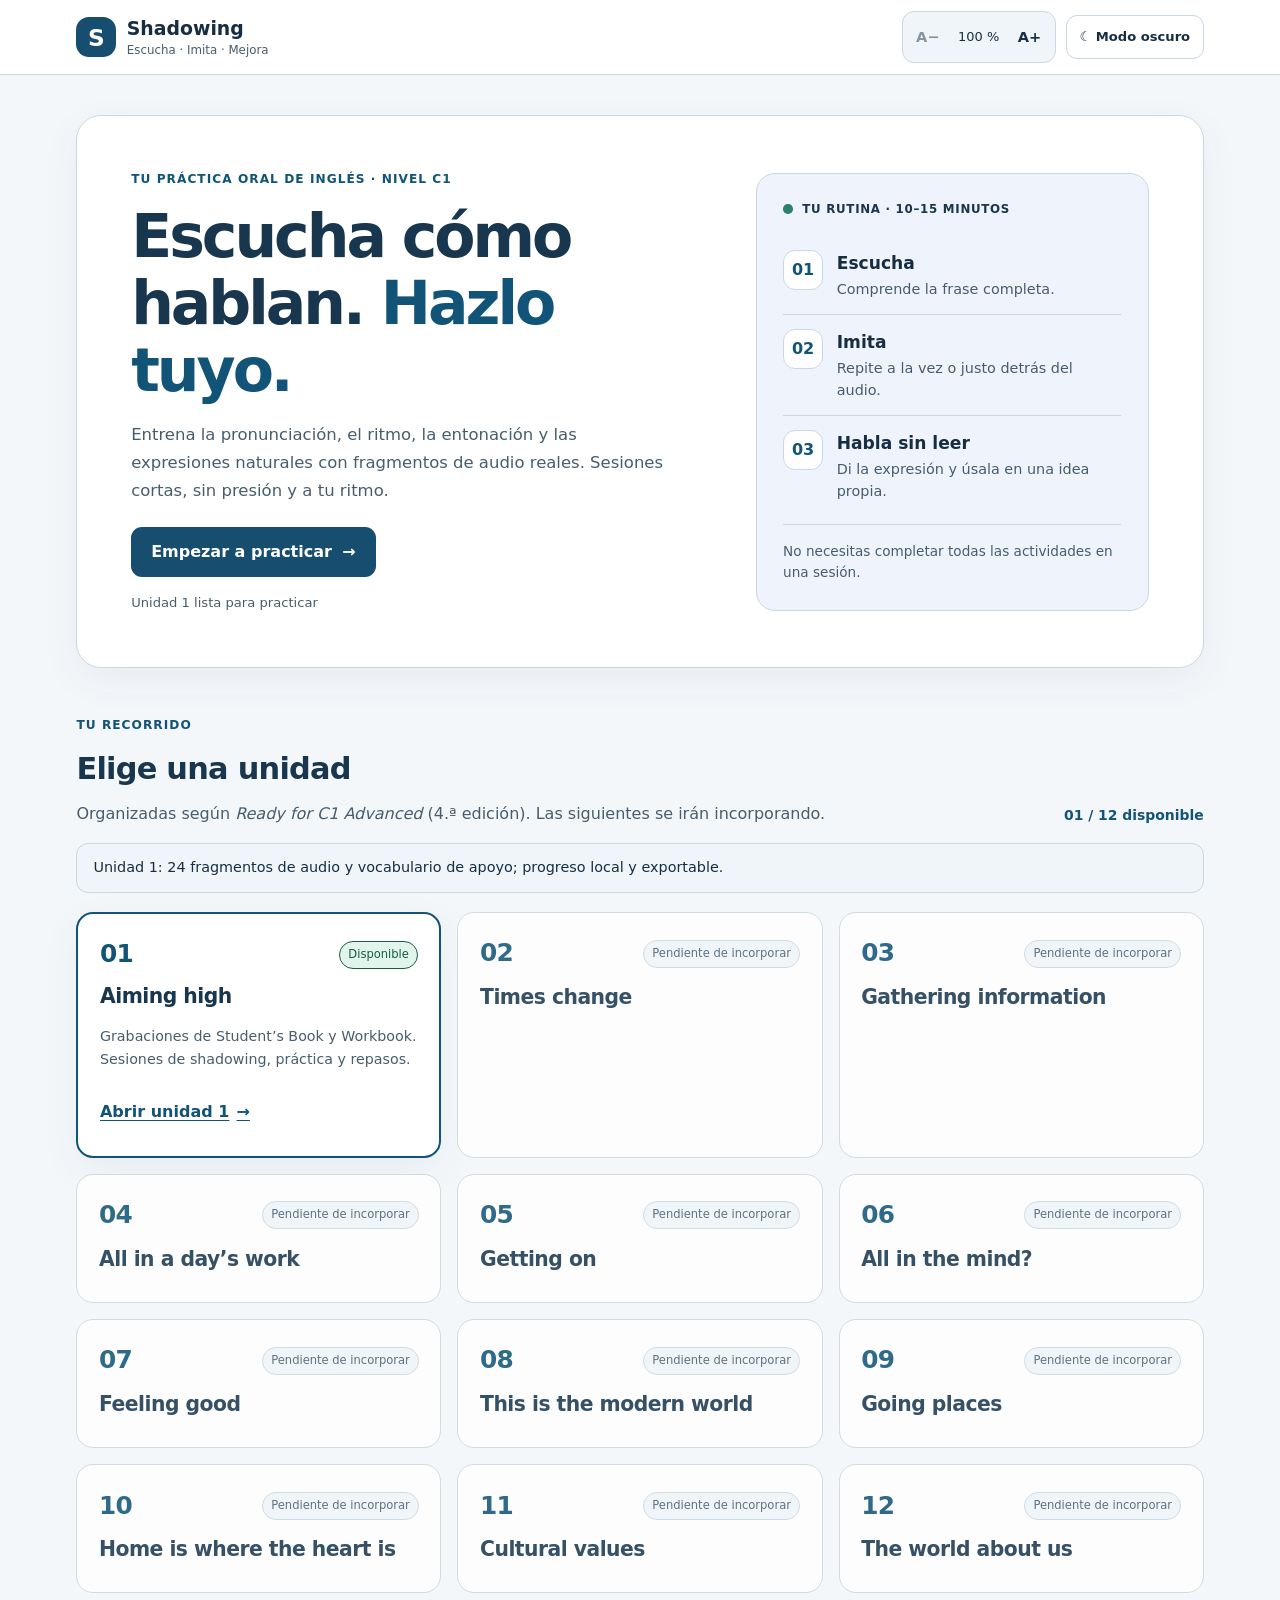
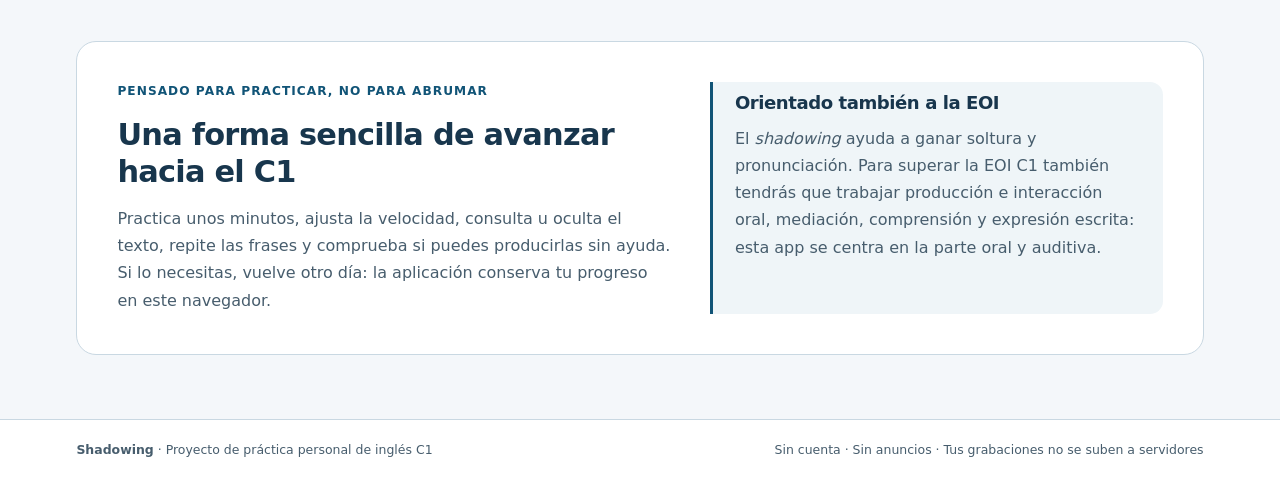
<file: index.html>
<!DOCTYPE html>

<html lang="es"><head><meta charset="utf-8"/><meta content="width=device-width, initial-scale=1" name="viewport"/>
<meta content="light dark" name="color-scheme"/><meta content="#193c5c" name="theme-color"/>
<title>Shadowing · Practica tu inglés C1</title>
<meta content="Entrenamiento de shadowing con audios reales y práctica oral para reforzar la fluidez y pronunciación en inglés C1." name="description"/>
<link href="assets/app.css" rel="stylesheet"/><script defer="" src="assets/settings.js"></script><script defer="" src="assets/home.js"></script>
</head><body class="home-page"><a class="skip" href="#main">Saltar al contenido principal</a>
<header class="site-header"><div class="header-inner"><a aria-label="Shadowing, inicio" class="brand brand-link" href="index.html"><span aria-hidden="true" class="symbol">S</span><span>Shadowing<small>Escucha · Imita · Mejora</small></span></a><div aria-label="Ajustes de visualización" class="settings" role="group">
<div aria-label="Tamaño del texto" class="font-settings" role="group">
<button aria-label="Reducir tamaño del texto" class="icon-button" data-font-dec="" title="Reducir tamaño del texto" type="button">A−</button>
<output aria-label="Tamaño del texto" data-font-level="">100 %</output>
<button aria-label="Aumentar tamaño del texto" class="icon-button" data-font-inc="" title="Aumentar tamaño del texto" type="button">A+</button>
</div>
<button aria-pressed="false" class="theme-toggle" data-theme-toggle="" type="button">☾ Modo oscuro</button>
</div></div></header>
<main class="home-container" id="main">
<section aria-labelledby="hero-title" class="home-hero"><div class="hero-copy"><p class="eyebrow">TU PRÁCTICA ORAL DE INGLÉS · NIVEL C1</p>
<h1 id="hero-title">Escucha cómo hablan. <span>Hazlo tuyo.</span></h1>
<p class="hero-lead">Entrena la pronunciación, el ritmo, la entonación y las expresiones naturales con fragmentos de audio reales. Sesiones cortas, sin presión y a tu ritmo.</p>
<a class="button button-main" href="unit1.html">Empezar a practicar <span aria-hidden="true">→</span></a>
<p class="hero-helper" id="daily-selection">Unidad 1 lista para practicar</p></div>
<div aria-label="Método shadowing" class="hero-guide"><div class="guide-heading"><span aria-hidden="true" class="live-dot"></span> TU RUTINA · 10–15 MINUTOS</div>
<ol class="guide-steps"><li><span aria-hidden="true">01</span><div><strong>Escucha</strong><p>Comprende la frase completa.</p></div></li><li><span aria-hidden="true">02</span><div><strong>Imita</strong><p>Repite a la vez o justo detrás del audio.</p></div></li><li><span aria-hidden="true">03</span><div><strong>Habla sin leer</strong><p>Di la expresión y úsala en una idea propia.</p></div></li></ol>
<p class="guide-foot">No necesitas completar todas las actividades en una sesión.</p></div></section>
<section aria-labelledby="units-title" class="unit-section" id="unidades"><div class="section-heading"><div><p class="eyebrow">TU RECORRIDO</p><h2 id="units-title">Elige una unidad</h2><p>Organizadas según <em>Ready for C1 Advanced</em> (4.ª edición). Las siguientes se irán incorporando.</p></div><p class="unit-counter">01 / 12 disponible</p></div>
<p aria-live="polite" class="home-progress" id="unit-progress">Unidad 1: 24 fragmentos de audio y vocabulario de apoyo; progreso local y exportable.</p><div class="unit-grid"><article aria-labelledby="unit-1" class="unit-card unit-ready">
<div class="unit-card-top"><span class="unit-number">01</span><span class="availability ready">Disponible</span></div>
<h3 id="unit-1" lang="en">Aiming high</h3>
<p>Grabaciones de Student’s Book y Workbook. Sesiones de shadowing, práctica y repasos.</p>
<a class="unit-link" href="unit1.html">Abrir unidad 1 <span aria-hidden="true">→</span></a>
</article>
<article aria-labelledby="unit-2" class="unit-card unit-soon">
<div class="unit-card-top"><span class="unit-number">02</span><span class="availability">Pendiente de incorporar</span></div>
<h3 id="unit-2" lang="en">Times change</h3>


</article>
<article aria-labelledby="unit-3" class="unit-card unit-soon">
<div class="unit-card-top"><span class="unit-number">03</span><span class="availability">Pendiente de incorporar</span></div>
<h3 id="unit-3" lang="en">Gathering information</h3>


</article>
<article aria-labelledby="unit-4" class="unit-card unit-soon">
<div class="unit-card-top"><span class="unit-number">04</span><span class="availability">Pendiente de incorporar</span></div>
<h3 id="unit-4" lang="en">All in a day’s work</h3>


</article>
<article aria-labelledby="unit-5" class="unit-card unit-soon">
<div class="unit-card-top"><span class="unit-number">05</span><span class="availability">Pendiente de incorporar</span></div>
<h3 id="unit-5" lang="en">Getting on</h3>


</article>
<article aria-labelledby="unit-6" class="unit-card unit-soon">
<div class="unit-card-top"><span class="unit-number">06</span><span class="availability">Pendiente de incorporar</span></div>
<h3 id="unit-6" lang="en">All in the mind?</h3>


</article>
<article aria-labelledby="unit-7" class="unit-card unit-soon">
<div class="unit-card-top"><span class="unit-number">07</span><span class="availability">Pendiente de incorporar</span></div>
<h3 id="unit-7" lang="en">Feeling good</h3>


</article>
<article aria-labelledby="unit-8" class="unit-card unit-soon">
<div class="unit-card-top"><span class="unit-number">08</span><span class="availability">Pendiente de incorporar</span></div>
<h3 id="unit-8" lang="en">This is the modern world</h3>


</article>
<article aria-labelledby="unit-9" class="unit-card unit-soon">
<div class="unit-card-top"><span class="unit-number">09</span><span class="availability">Pendiente de incorporar</span></div>
<h3 id="unit-9" lang="en">Going places</h3>


</article>
<article aria-labelledby="unit-10" class="unit-card unit-soon">
<div class="unit-card-top"><span class="unit-number">10</span><span class="availability">Pendiente de incorporar</span></div>
<h3 id="unit-10" lang="en">Home is where the heart is</h3>


</article>
<article aria-labelledby="unit-11" class="unit-card unit-soon">
<div class="unit-card-top"><span class="unit-number">11</span><span class="availability">Pendiente de incorporar</span></div>
<h3 id="unit-11" lang="en">Cultural values</h3>


</article>
<article aria-labelledby="unit-12" class="unit-card unit-soon">
<div class="unit-card-top"><span class="unit-number">12</span><span class="availability">Pendiente de incorporar</span></div>
<h3 id="unit-12" lang="en">The world about us</h3>


</article></div></section>
<section aria-labelledby="method-title" class="bottom-info" id="metodo"><div><p class="eyebrow">PENSADO PARA PRACTICAR, NO PARA ABRUMAR</p><h2 id="method-title">Una forma sencilla de avanzar hacia el C1</h2><p>Practica unos minutos, ajusta la velocidad, consulta u oculta el texto, repite las frases y comprueba si puedes producirlas sin ayuda. Si lo necesitas, vuelve otro día: la aplicación conserva tu progreso en este navegador.</p></div><div class="method-note"><h3>Orientado también a la EOI</h3><p>El <em>shadowing</em> ayuda a ganar soltura y pronunciación. Para superar la EOI C1 también tendrás que trabajar producción e interacción oral, mediación, comprensión y expresión escrita: esta app se centra en la parte oral y auditiva.</p></div></section>
</main><footer class="site-footer"><div class="footer-inner"><span><strong>Shadowing</strong> · Proyecto de práctica personal de inglés C1</span><span>Sin cuenta · Sin anuncios · Tus grabaciones no se suben a servidores</span></div></footer>
</body></html>
</file>
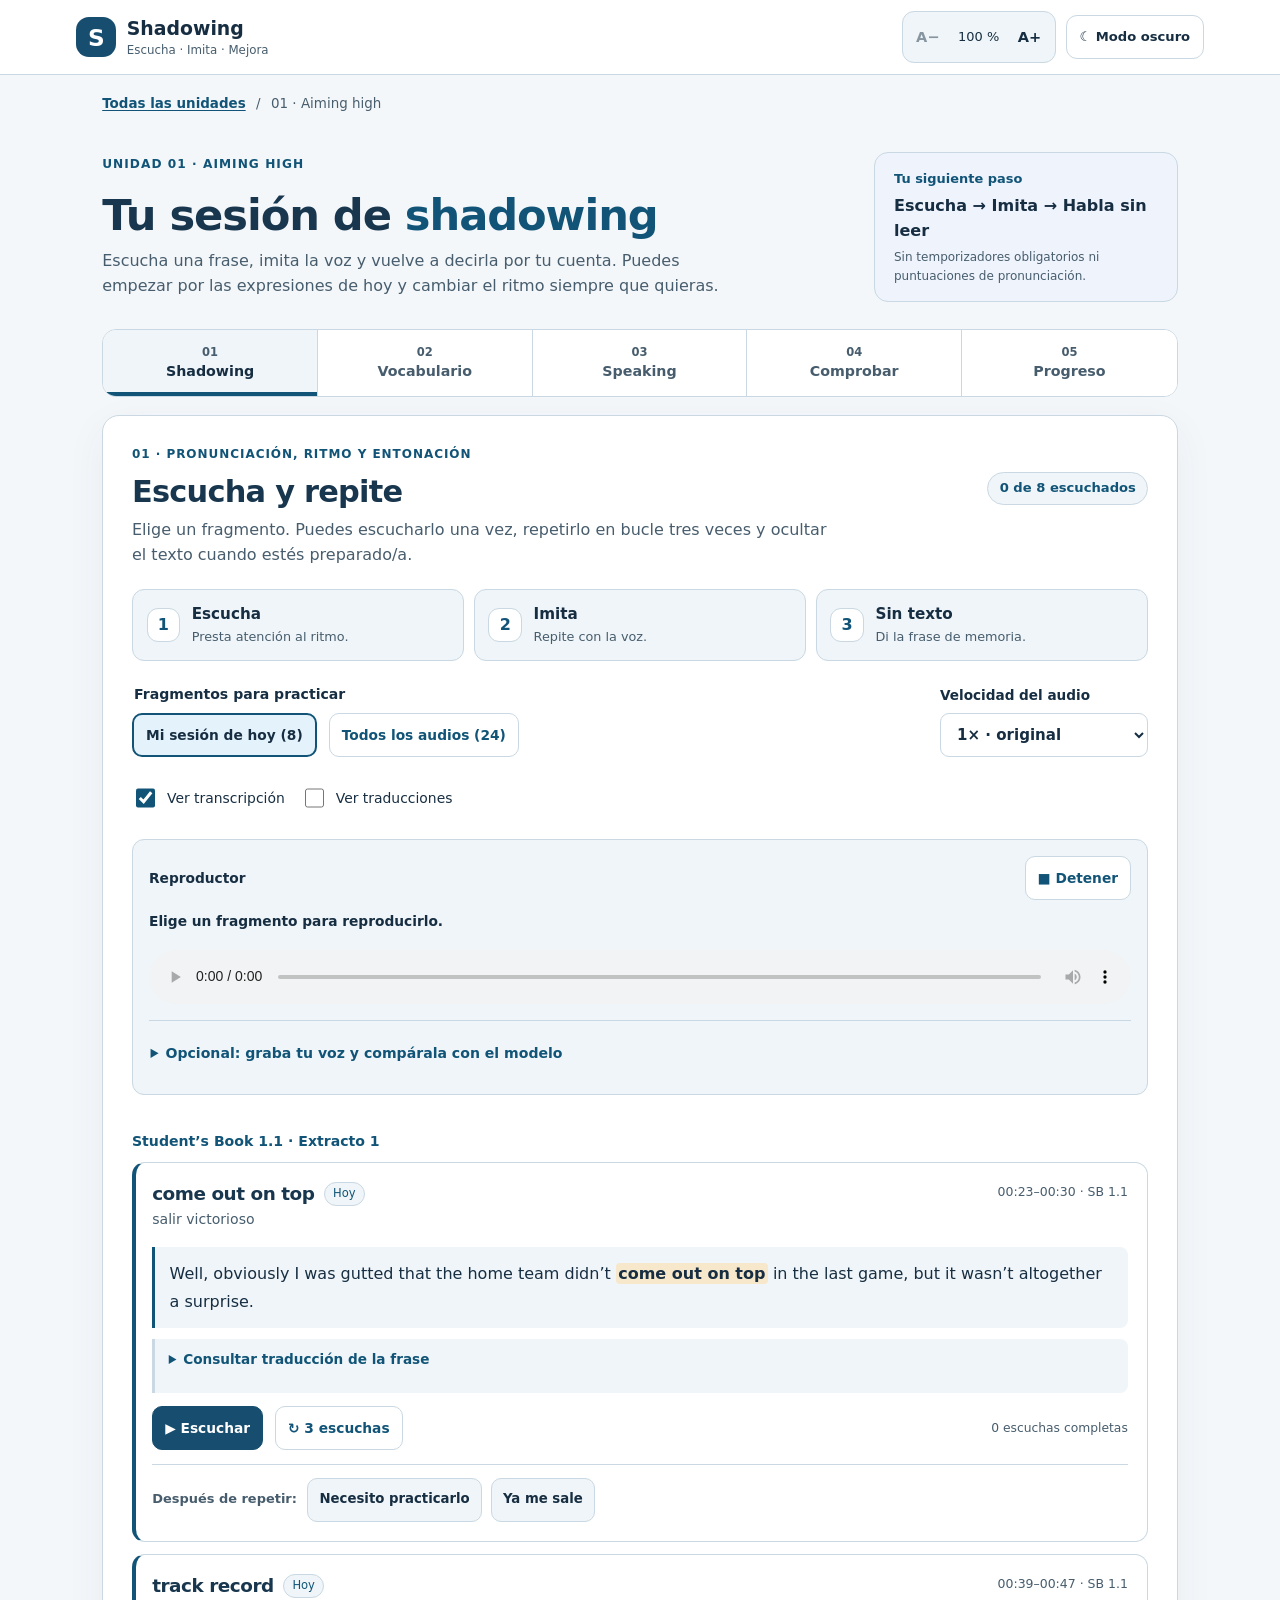
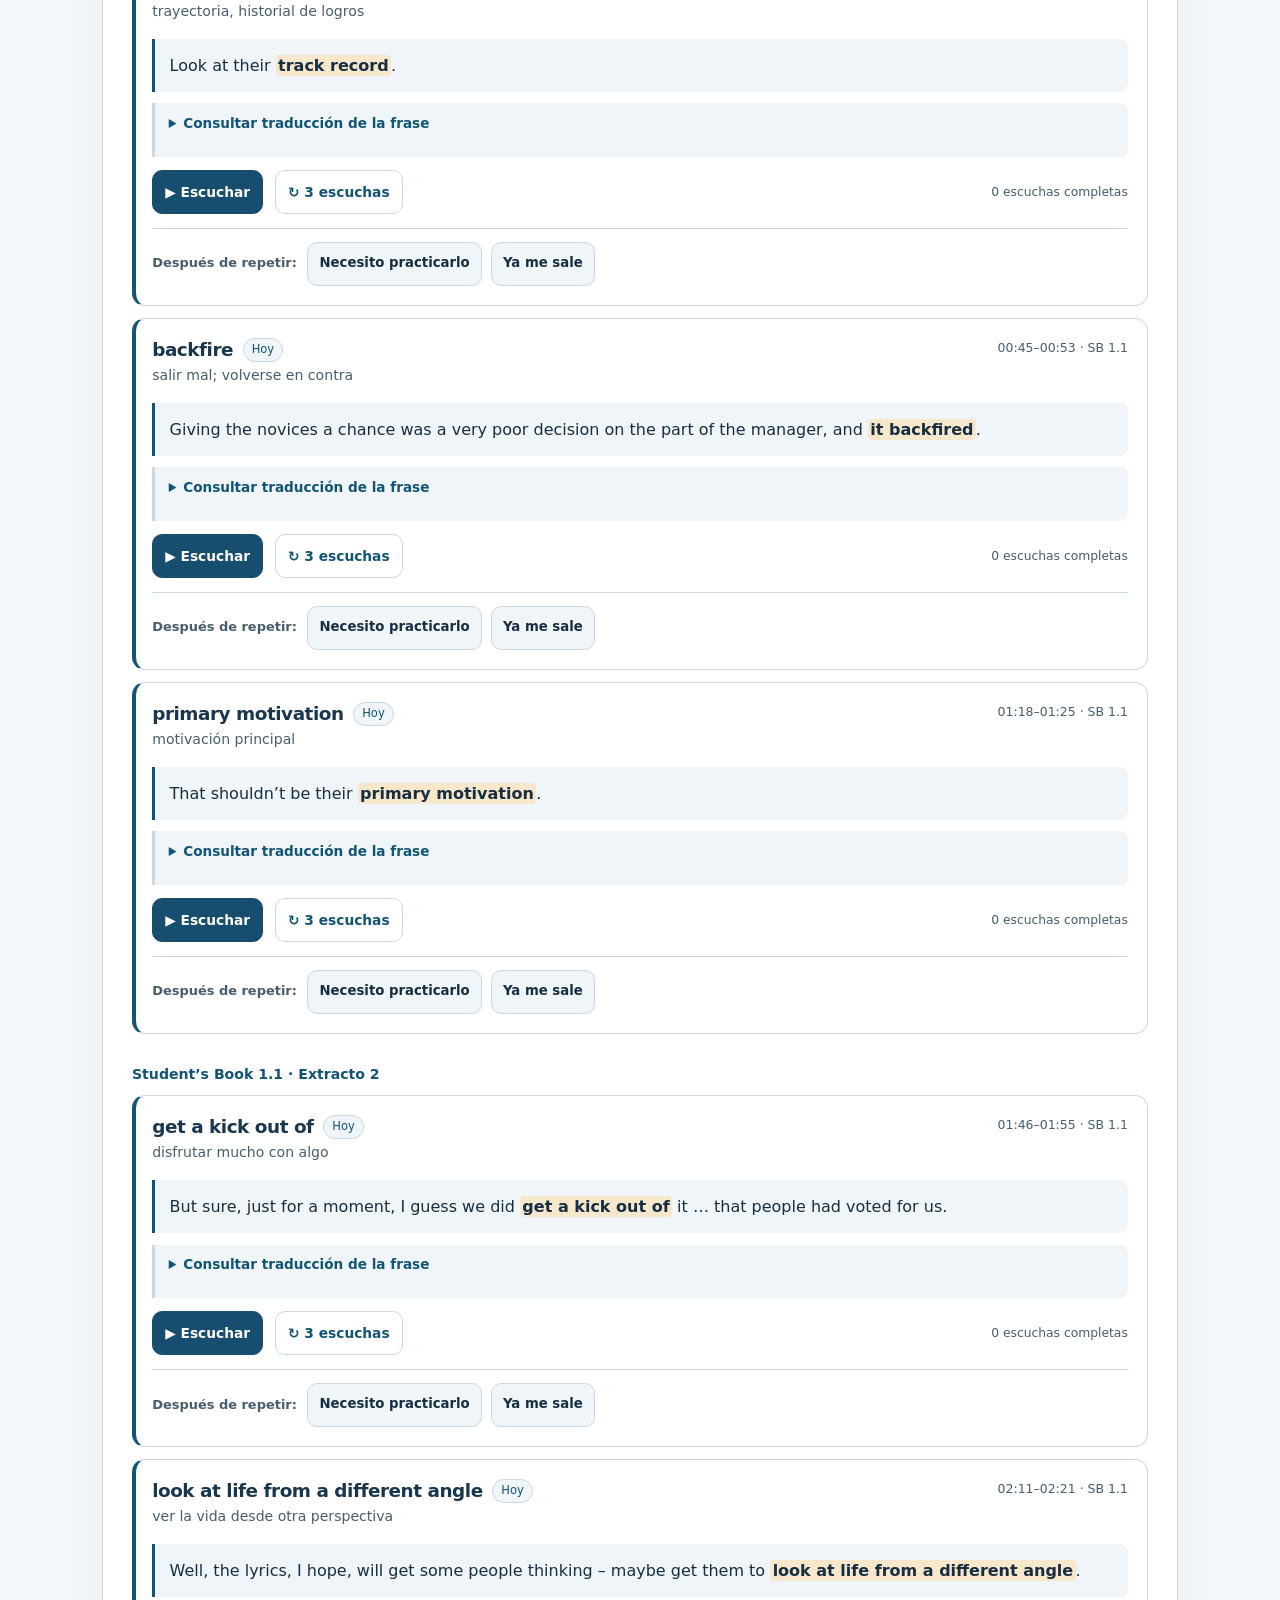
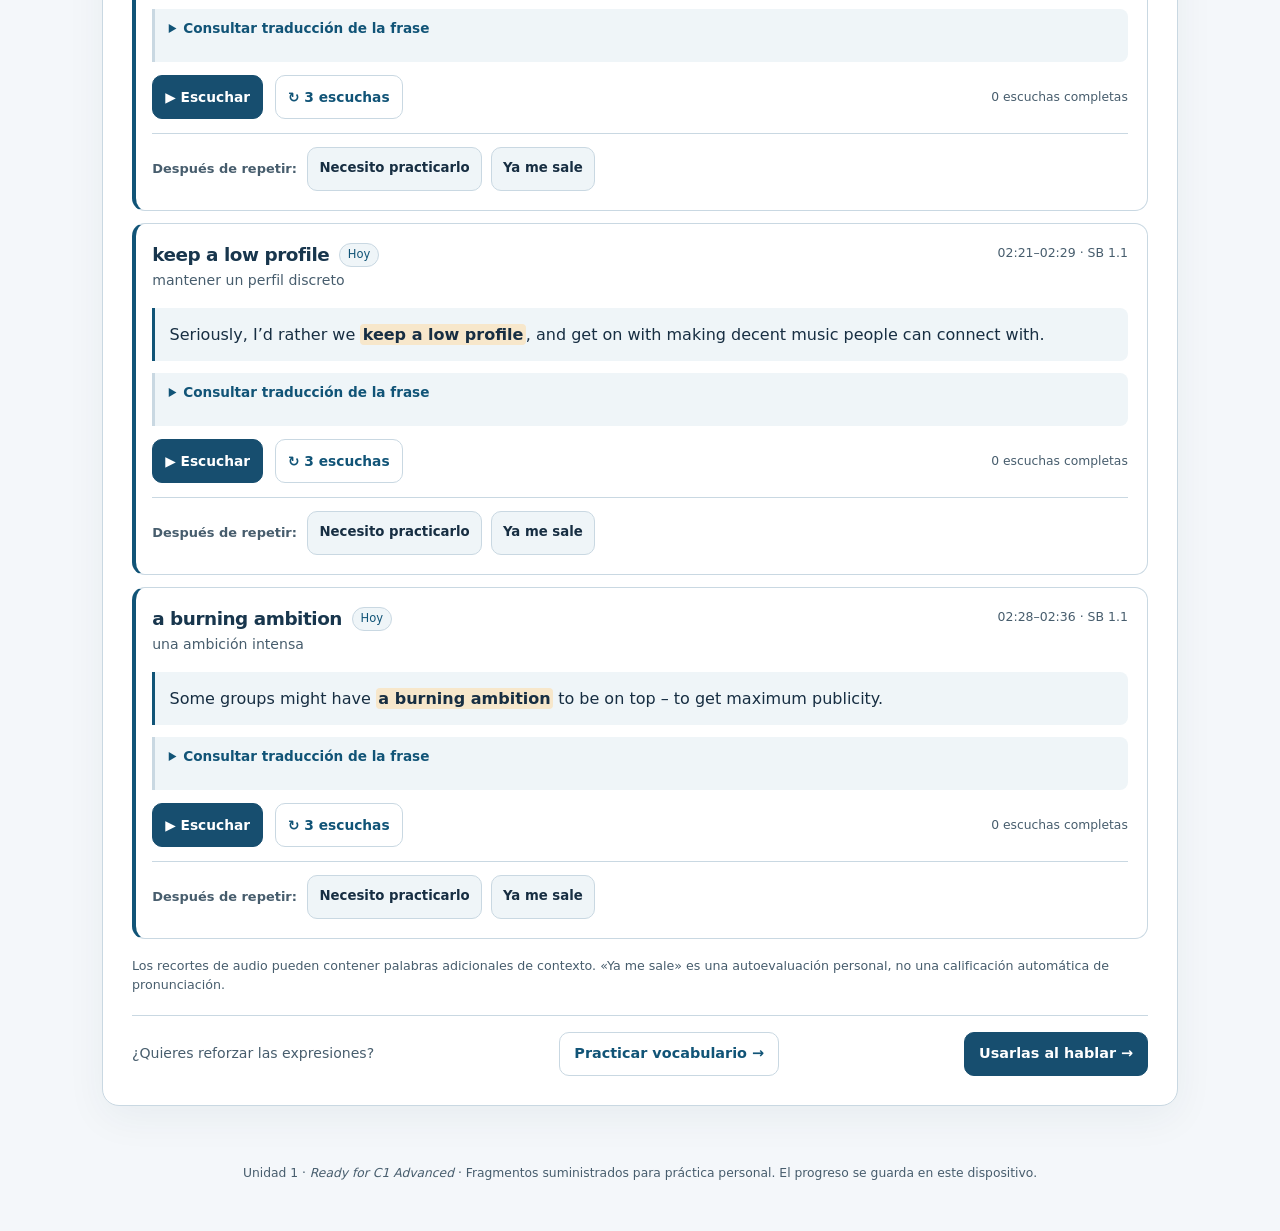
<file: unit1.html>
<!doctype html><html lang="es"><head><meta charset="utf-8"><meta name="viewport" content="width=device-width, initial-scale=1"><meta name="color-scheme" content="light dark"><meta name="theme-color" content="#193c5c"><meta name="description" content="Unidad 1 Aiming high: practica shadowing con 24 clips de Student’s Book y Workbook, vocabulario y seguimiento personal."><title>Unit 1 · Aiming high | Shadowing</title><link rel="stylesheet" href="assets/app.css"><script src="assets/settings.js" defer></script><script src="assets/unit1.js" defer></script></head>
<body class="unit-page"><a class="skip" href="#main">Saltar al contenido principal</a>
<header class="site-header"><div class="header-inner"><a class="brand brand-link" href="index.html" aria-label="Shadowing, volver al inicio"><span class="symbol" aria-hidden="true">S</span><span>Shadowing<small>Escucha · Imita · Mejora</small></span></a><div class="settings" role="group" aria-label="Ajustes de visualización">
  <div class="font-settings" role="group" aria-label="Tamaño del texto">
    <button type="button" class="icon-button" data-font-dec aria-label="Reducir tamaño del texto" title="Reducir tamaño del texto">A−</button>
    <output data-font-level aria-label="Tamaño del texto">100 %</output>
    <button type="button" class="icon-button" data-font-inc aria-label="Aumentar tamaño del texto" title="Aumentar tamaño del texto">A+</button>
  </div>
  <button class="theme-toggle" type="button" data-theme-toggle aria-pressed="false">☾ Modo oscuro</button>
</div></div></header>
<div class="shell"><nav class="breadcrumbs" aria-label="Ruta de navegación"><a href="index.html">Todas las unidades</a><span aria-hidden="true">/</span><span aria-current="page">01 · Aiming high</span></nav>
<section class="unit-intro" aria-labelledby="unit-title"><div class="intro-copy"><p class="eyebrow">UNIDAD 01 · AIMING HIGH</p><h1 id="unit-title">Tu sesión de <em>shadowing</em></h1><p>Escucha una frase, imita la voz y vuelve a decirla por tu cuenta. Puedes empezar por las expresiones de hoy y cambiar el ritmo siempre que quieras.</p></div><div class="intro-hint"><strong>Tu siguiente paso</strong><span>Escucha → Imita → Habla sin leer</span><small>Sin temporizadores obligatorios ni puntuaciones de pronunciación.</small></div></section>
<nav class="tabs" aria-label="Actividades de la unidad"><button type="button" data-tab="shadow" data-title="Shadowing" aria-current="page"><span class="num">01</span>Shadowing</button><button type="button" data-tab="learn" data-title="Vocabulario"><span class="num">02</span>Vocabulario</button><button type="button" data-tab="speak" data-title="Speaking"><span class="num">03</span>Speaking</button><button type="button" data-tab="check" data-title="Comprobar"><span class="num">04</span>Comprobar</button><button type="button" data-tab="progress" data-title="Progreso"><span class="num">05</span>Progreso</button></nav>
<main id="main" tabindex="-1"><div id="view"><section class="panel"><h2>Preparando tu sesión…</h2><p>Si este mensaje no desaparece, revisa que el archivo <code>assets/unit1.js</code> esté junto a la página.</p></section></div><div id="status" class="toast" role="status" aria-live="polite" aria-atomic="true"></div></main>
<p class="footer">Unidad 1 · <em>Ready for C1 Advanced</em> · Fragmentos suministrados para práctica personal. El progreso se guarda en este dispositivo.</p></div>
<div id="audioParking" hidden><audio id="originalAudio" controls preload="none" aria-label="Audio de práctica seleccionado"></audio></div>
</body></html>
</file>
<file: assets/app.css>
/* Shadowing · interfaz responsiva y accesible para todas las unidades.
   Tipografía escalable, sin fuentes externas, contraste y objetivos táctiles. */
:root{
  --bg:#f4f7fa;--surface:#fff;--surface-alt:#eff5f8;--surface-special:#eef3fc;
  --ink:#172e42;--muted:#475d6d;--border:#c9d8e2;--navy:#1a4764;--action:#174e6f;
  --action-hover:#113b56;--on-action:#fff;--link:#115477;--focus:#aa5000;
  --good:#155e44;--good-bg:#e2f5ed;--bad:#913c2f;--bad-bg:#fff0e9;
  --soft-blue:#e4f3fb;--warm:#f7e7cb;--heading:#18364d;
  --radius:16px;--shadow:0 12px 40px rgba(20,47,68,.055);
  font-family:system-ui,-apple-system,BlinkMacSystemFont,'Segoe UI',Arial,sans-serif;
  background:var(--bg);color:var(--ink);line-height:1.55;accent-color:var(--action);
}
:root[data-theme="dark"]{
  --bg:#101c27;--surface:#1c2c3b;--surface-alt:#263a49;--surface-special:#263952;
  --ink:#f0f6fb;--muted:#c5d7e2;--border:#526b7e;--navy:#263b4f;--action:#a4d5f2;
  --action-hover:#c4e6fb;--on-action:#102838;--link:#b8e0fa;--focus:#ffc773;
  --good:#bbe9d0;--good-bg:#22483f;--bad:#ffd0b6;--bad-bg:#4c302f;
  --soft-blue:#243e50;--warm:#3b3b32;--heading:#f3f9fd;--shadow:none;
}
*,*::before,*::after{box-sizing:border-box}html{scroll-behavior:smooth;scroll-padding-top:1rem}
body{margin:0;background:var(--bg);color:var(--ink);min-width:0}
button,input,select,textarea{font:inherit}button{cursor:pointer}button:disabled{opacity:.48;cursor:not-allowed}
a{color:var(--link);text-underline-offset:.17em}a:hover{text-decoration-thickness:.13em}
a,button,summary,input,select,textarea{touch-action:manipulation}
:focus-visible{outline:3px solid var(--focus)!important;outline-offset:3px!important}
button,input,textarea,select{max-width:100%}button{min-height:44px}input,select,textarea{min-height:44px}
[hidden],.hidden{display:none!important}
h1,h2,h3,h4{color:var(--heading);line-height:1.22;letter-spacing:-.025em}
h1{font-size:clamp(1.9rem,4.2vw,3.4rem);margin:0 0 .6em}
h2{font-size:clamp(1.45rem,3vw,1.9rem);margin:0 0 .5em}
h3{font-size:1.13rem;margin:0 0 .6em}h4{font-size:1.07rem;margin:0}
p{margin:0 0 .8rem}p:last-child{margin-bottom:0}
.skip{position:absolute;z-index:300;top:-120px;left:1rem;background:var(--surface);padding:.8rem 1rem;border:2px solid var(--focus);border-radius:8px;color:var(--ink)}.skip:focus{top:.8rem}
.site-header{background:var(--surface);border-bottom:1px solid var(--border)}
.header-inner{max-width:1180px;margin:0 auto;padding:.7rem clamp(.9rem,2.8vw,1.65rem);display:flex;align-items:center;justify-content:space-between;gap:1rem}
.brand{display:inline-flex;align-items:center;gap:.65rem;font-size:1.18rem;font-weight:780;color:var(--ink);line-height:1.25}
.brand-link{text-decoration:none}.brand-link:hover{text-decoration:underline}
.brand small{display:block;font-size:.74rem;font-weight:500;color:var(--muted);margin-top:.14rem}
.symbol{display:grid;place-items:center;flex:none;width:2.5rem;height:2.5rem;border-radius:13px;background:var(--action);color:var(--on-action);font-weight:900;font-size:1.45rem}
.settings{display:flex;gap:.65rem;align-items:center;justify-content:end;flex-wrap:wrap}
.font-settings{display:inline-flex;align-items:center;gap:.15rem;background:var(--surface-alt);padding:.18rem;border:1px solid var(--border);border-radius:12px}
.font-settings output{font-size:.81rem;min-width:3.3rem;text-align:center;font-variant-numeric:tabular-nums;color:var(--ink);white-space:nowrap}
.icon-button{border:0;background:transparent;color:var(--ink);min-width:44px;padding:.4rem .65rem;border-radius:9px;font-size:.91rem;font-weight:750}
.icon-button:hover:not(:disabled){background:var(--soft-blue)}
.theme-toggle{border:1px solid var(--border);background:var(--surface);color:var(--ink);border-radius:11px;padding:.5rem .78rem;font-size:.82rem;font-weight:650;white-space:nowrap}
.theme-toggle:hover{background:var(--surface-alt)}
/* Portada */
.home-container{max-width:1180px;margin:auto;padding:clamp(1.25rem,3.2vw,2.5rem) clamp(.9rem,2.8vw,1.65rem) 4rem}
.home-hero{display:grid;grid-template-columns:minmax(0,1.1fr) minmax(18rem,.75fr);gap:clamp(1rem,4.5vw,3rem);align-items:center;background:var(--surface);border:1px solid var(--border);border-radius:25px;padding:clamp(1.3rem,4.2vw,3.5rem);box-shadow:var(--shadow)}
.eyebrow{color:var(--link);letter-spacing:.085em;text-transform:uppercase;font-size:.76rem;font-weight:800;margin:0 0 .9rem}
.hero-copy h1{max-width:14ch;font-size:clamp(2.1rem,5vw,3.75rem);letter-spacing:-.05em;margin-bottom:1rem;line-height:1.12}
.hero-copy h1 span{color:var(--link)}.hero-lead{font-size:1.03rem;max-width:52ch;color:var(--muted);line-height:1.72;margin-bottom:1.35rem}
.button{display:inline-flex;align-items:center;justify-content:center;gap:.65rem;min-height:50px;border-radius:11px;padding:.7rem 1.25rem;text-decoration:none;font-weight:770}
.button-main{background:var(--action);color:var(--on-action)}.button-main:hover{background:var(--action-hover);color:var(--on-action)}
.hero-helper{font-size:.82rem;color:var(--muted);margin-top:1rem}
.hero-guide{border:1px solid var(--border);background:var(--surface-special);border-radius:19px;padding:clamp(1rem,2.5vw,1.65rem)}
.guide-heading{font-size:.74rem;letter-spacing:.06em;font-weight:800;color:var(--heading);display:flex;align-items:center;gap:.6rem}
.live-dot{width:.6rem;height:.6rem;border-radius:50%;background:#2a826c}
.guide-steps{list-style:none;margin:1.15rem 0 0;padding:0;display:grid;gap:0}
.guide-steps li{display:flex;gap:.85rem;padding:.85rem 0;border-bottom:1px solid var(--border)}.guide-steps li:last-child{border-bottom:0}
.guide-steps li>span{display:grid;place-items:center;width:2.5rem;height:2.5rem;flex:none;border-radius:12px;background:var(--surface);border:1px solid var(--border);font-weight:800;color:var(--link)}
.guide-steps strong{display:block;font-size:1.07rem}.guide-steps p{font-size:.9rem;color:var(--muted);margin:.1rem 0 0}
.guide-foot{border-top:1px solid var(--border);padding-top:1rem;margin-top:.5rem;color:var(--muted);font-size:.85rem}
.unit-section{margin-top:clamp(2rem,4vw,3rem)}.section-heading{display:flex;align-items:end;justify-content:space-between;gap:1.5rem;margin-bottom:1rem}
.section-heading p:not(.eyebrow){color:var(--muted)}.unit-counter{font-weight:750;color:var(--link)!important;white-space:nowrap;font-size:.87rem}
.home-progress{margin:1rem 0 1.2rem;padding:.8rem 1rem;border:1px solid var(--border);background:var(--surface-alt);border-radius:12px;font-size:.9rem;color:var(--ink)}
.unit-grid{display:grid;grid-template-columns:repeat(3,minmax(0,1fr));gap:1rem}
.unit-card{display:flex;flex-direction:column;align-items:flex-start;gap:.65rem;padding:1.35rem;border:1px solid var(--border);border-radius:17px;background:var(--surface);min-width:0}
.unit-card-top{display:flex;align-items:center;justify-content:space-between;width:100%;gap:.35rem}
.unit-number{font-size:1.55rem;font-variant-numeric:tabular-nums;color:var(--link);font-weight:820;letter-spacing:-.03em}
.availability{font-size:.72rem;color:var(--muted);background:var(--surface-alt);border:1px solid var(--border);padding:.25rem .5rem;border-radius:100px;text-align:center}
.availability.ready{color:var(--good);background:var(--good-bg);border-color:var(--good)}
.unit-card h3{font-size:1.27rem;min-height:1.5em;margin:0}.unit-card p{font-size:.89rem;color:var(--muted);line-height:1.58;margin:0 0 .6rem}
.unit-ready{border:2px solid var(--link);box-shadow:var(--shadow)}.unit-soon{opacity:.86}
.unit-link{display:inline-flex;align-items:center;gap:.45rem;margin-top:auto;font-weight:730;min-height:44px}
.soon-note{margin-top:auto;font-size:.8rem;color:var(--muted);padding:.6rem 0}
.bottom-info{display:grid;grid-template-columns:1.1fr .9fr;gap:clamp(1rem,3vw,3rem);margin-top:3rem;padding:clamp(1.4rem,4vw,2.5rem);background:var(--surface);border:1px solid var(--border);border-radius:20px}
.bottom-info p:not(.eyebrow){color:var(--muted);line-height:1.7}.method-note{border-left:3px solid var(--link);padding:.6rem 1.4rem;background:var(--surface-alt);border-radius:0 13px 13px 0}
.site-footer{border-top:1px solid var(--border);background:var(--surface)}.footer-inner{max-width:1180px;margin:auto;padding:1.3rem clamp(.9rem,2.8vw,1.65rem);display:flex;justify-content:space-between;gap:1rem;flex-wrap:wrap;color:var(--muted);font-size:.78rem}
/* Unidad 1 */
.shell{max-width:1130px;margin:auto;padding:0 clamp(.9rem,2.8vw,1.7rem) 3rem}
.breadcrumbs{display:flex;flex-wrap:wrap;gap:.65rem;align-items:center;font-size:.84rem;color:var(--muted);margin:1.2rem 0 1rem}.breadcrumbs a{font-weight:650}
.unit-intro{display:flex;align-items:center;justify-content:space-between;gap:2rem;padding:1.3rem 0 1.65rem}
.unit-intro h1{font-size:clamp(1.8rem,4vw,2.7rem);margin-bottom:.5rem}.unit-intro h1 em{font-style:normal;color:var(--link)}.unit-intro p:not(.eyebrow){max-width:62ch;color:var(--muted);margin:0}
.intro-hint{background:var(--surface-special);border:1px solid var(--border);border-radius:14px;padding:1rem 1.2rem;min-width:14rem;max-width:19rem}
.intro-hint strong,.intro-hint span,.intro-hint small{display:block}.intro-hint strong{font-size:.81rem;color:var(--link)}.intro-hint span{font-weight:730;margin:.3rem 0}.intro-hint small{font-size:.75rem;color:var(--muted)}
.tabs{display:grid;grid-template-columns:repeat(5,minmax(0,1fr));border:1px solid var(--border);border-radius:14px;overflow:hidden;background:var(--surface);margin:0 0 1.15rem}
.tabs button{border:0;border-right:1px solid var(--border);border-radius:0;color:var(--muted);background:var(--surface);min-height:66px;padding:.55rem .25rem;font-size:.89rem;font-weight:720;line-height:1.35}
.tabs button:last-child{border-right:0}.tabs button:hover{background:var(--surface-alt)}
.tabs button[aria-current="page"]{box-shadow:inset 0 -4px var(--link);background:var(--surface-alt);color:var(--ink)}
.tabs button .num{display:block;font-size:.72rem;color:var(--muted);font-weight:600;margin-bottom:.08rem}
#main{outline:0;min-width:0}
.panel{border:1px solid var(--border);border-radius:17px;background:var(--surface);padding:clamp(1rem,3vw,1.8rem);box-shadow:var(--shadow);margin:0 0 1rem;min-width:0}
.kicker{font-size:.75rem;letter-spacing:.08em;text-transform:uppercase;font-weight:790;color:var(--link);margin-bottom:.5rem}
.muted,.small{color:var(--muted)}.small{font-size:.88rem}.tiny{font-size:.79rem;color:var(--muted)}.count{font-weight:750;color:var(--link);font-size:.87rem;white-space:nowrap}
.row,.toprow,.controls,.cliptools,.nextline{display:flex;align-items:center;gap:.75rem;flex-wrap:wrap}
.toprow,.nextline{justify-content:space-between}.alignstart{align-items:flex-start}
.btn{display:inline-flex;align-items:center;justify-content:center;gap:.38rem;text-align:center;border:1px solid var(--border);background:var(--surface);color:var(--link);border-radius:10px;padding:.6rem .87rem;min-height:44px;text-decoration:none;font-size:.9rem;font-weight:690;line-height:1.35}
.btn:hover:not(:disabled){background:var(--surface-alt)}.btn.primary{background:var(--action);border-color:var(--action);color:var(--on-action)}
.btn.primary:hover{background:var(--action-hover);border-color:var(--action-hover)}.btn.sm{font-size:.86rem;min-height:44px;padding:.53rem .75rem}
.btn.good{background:var(--good-bg);border-color:var(--good);color:var(--good)}
.btn[aria-pressed="true"],.mode-btn[aria-pressed="true"]{background:var(--soft-blue);border:2px solid var(--link);color:var(--ink)}
.nextline{padding-top:1rem;margin-top:1.25rem;border-top:1px solid var(--border)}
.field{border:1px solid var(--border);background:var(--surface);color:var(--ink);border-radius:9px;padding:.63rem .75rem;width:100%;font-size:.94rem}
select.field{width:auto;max-width:100%}textarea.field{min-height:110px;resize:vertical}
.feedback,.helpnote,.selectedSummary,.listenstatus,.testline{background:var(--surface-alt);border-radius:10px;padding:.85rem 1rem;color:var(--ink)}
.feedback{margin:.65rem 0}.feedback.good{background:var(--good-bg);color:var(--good)}.feedback.bad{background:var(--bad-bg);color:var(--bad)}
.none{border:1px dashed var(--border);border-radius:11px;padding:1.4rem;text-align:center;background:var(--surface-alt);color:var(--muted);margin:.8rem 0}
.kickerTitle{font-size:.88rem;color:var(--link);margin:1.45rem 0 .55rem;text-transform:none;letter-spacing:0;font-weight:800}
.toast{min-height:1.35em;margin-top:.8rem;color:var(--link);font-weight:650;font-size:.86rem}
.footer{text-align:center;color:var(--muted);font-size:.77rem;margin:1.5rem 0 0}
/* Shadowing is the primary activity */
.shadow-heading{display:flex;align-items:start;justify-content:space-between;gap:1rem}
.shadow-heading h2{margin:.1rem 0 .5rem}.shadow-heading p{max-width:70ch}
.session-pill{color:var(--link);background:var(--surface-alt);border:1px solid var(--border);border-radius:99px;padding:.35rem .7rem;white-space:nowrap;font-size:.82rem;font-weight:710}
.instruction-steps{display:grid;grid-template-columns:repeat(3,minmax(0,1fr));gap:.6rem;margin:1.3rem 0 1.45rem}
.instruction-steps>div{display:flex;gap:.72rem;align-items:center;border:1px solid var(--border);border-radius:12px;padding:.85rem;background:var(--surface-alt);min-width:0}
.instruction-steps strong,.instruction-steps small{display:block}.instruction-steps strong{font-size:.95rem}.instruction-steps small{font-size:.8rem;color:var(--muted)}
.step-no{display:grid;place-items:center;flex:none;border-radius:11px;background:var(--surface);border:1px solid var(--border);width:2.1rem;height:2.1rem;font-weight:800;color:var(--link)}
.session-controls{display:grid;grid-template-columns:1fr auto;gap:1rem;align-items:end;margin-bottom:.7rem}
.audio-filter{border:0;padding:0;margin:0;min-width:0}.audio-filter legend{font-size:.88rem;font-weight:740;color:var(--ink);margin-bottom:.45rem}
.speed-label{display:grid;gap:.45rem;font-size:.85rem;font-weight:720;color:var(--ink);min-width:13rem}
.speed-label .field{width:100%}
.display-controls{display:flex;flex-wrap:wrap;gap:1rem;margin:1rem 0}.display-controls label{display:inline-flex;align-items:center;gap:.55rem;min-height:44px;font-size:.87rem;color:var(--ink)}
input[type=checkbox]{width:1.2rem;height:1.2rem;flex:none;accent-color:var(--link)}
.audio-player-box{background:var(--surface-alt);padding:1rem;border-radius:12px;border:1px solid var(--border)}
.player-heading{display:flex;align-items:center;justify-content:space-between;gap:.8rem;flex-wrap:wrap}.player-heading strong{font-size:.86rem}
.listenstatus{padding:.45rem 0;margin:.2rem 0 .65rem;font-size:.86rem;font-weight:560}
audio{display:block;width:100%;min-width:0;max-width:100%;min-height:44px;color-scheme:light}
:root[data-theme="dark"] audio{color-scheme:dark}
.shadowlist{display:grid;gap:.75rem;margin-top:1.1rem}.shadowlist .kickerTitle{margin:1.25rem 0 0}
.clip{border:1px solid var(--border);border-radius:13px;background:var(--surface);padding:clamp(.9rem,2.5vw,1.2rem)}
.clip.today{border-left:4px solid var(--link);padding-left:calc(clamp(.9rem,2.5vw,1.2rem) - 3px)}
.clip.playing{background:var(--surface-alt);border-color:var(--link)}
.cliphead{display:flex;justify-content:space-between;align-items:start;gap:.8rem}.clip-title{display:flex;align-items:center;gap:.6rem;flex-wrap:wrap}
.clip-title h4{font-size:1.15rem}.today-tag{border:1px solid var(--border);border-radius:99px;color:var(--link);font-size:.72rem;padding:.13rem .5rem;background:var(--surface-alt)}
.meaning{font-size:.88rem;color:var(--muted);margin:.2rem 0 0}.source{color:var(--muted);font-size:.78rem;white-space:nowrap}
.cue{background:var(--surface-alt);border-left:3px solid var(--link);border-radius:0 8px 8px 0;padding:.8rem .9rem;margin:1rem 0 .7rem;font-size:1rem;line-height:1.73;color:var(--ink);overflow-wrap:anywhere}
.cue mark{background:var(--warm);color:var(--ink);font-weight:740;padding:.06rem .15rem;border-radius:4px}
.translation{border-left:3px solid var(--border);background:var(--surface-alt);padding:.6rem .85rem;border-radius:0 8px 8px 0;margin:.6rem 0 .85rem}
.translation summary,.missing-expressions summary{cursor:pointer;color:var(--link);font-size:.85rem;font-weight:710;min-height:34px}
.translation p{padding-top:.5rem;font-size:.91rem}.missing-expressions{padding:1rem;margin-top:1rem;border:1px solid var(--border);border-radius:11px;color:var(--muted)}
.cliptools{margin:.8rem 0 .65rem}.playCount{margin-left:auto;font-size:.77rem;color:var(--muted)}
.self-rating{border-top:1px solid var(--border);padding-top:.8rem;margin-top:.85rem;display:flex;flex-wrap:wrap;gap:.55rem;align-items:center}
.self-rating-title{font-size:.81rem;color:var(--muted);font-weight:720;margin-right:.1rem}
.rating-button{border:1px solid var(--border);border-radius:10px;min-height:44px;padding:.48rem .7rem;background:var(--surface-alt);color:var(--ink);font-size:.83rem;font-weight:640}
.rating-button:hover{border-color:var(--link)}.rating-button[aria-pressed="true"]{border:2px solid var(--link);background:var(--soft-blue)}
/* Secondary learning activities retained from Unit 1 */
.daily-settings{margin:.75rem 0;align-items:center}.daily-settings label{display:inline-flex;align-items:center;gap:.55rem;flex-wrap:wrap}
.word-toggle{width:100%;justify-content:space-between;text-align:left;margin:1rem 0 .5rem;background:var(--surface-alt)}
.vocabChooser{border:1px solid var(--border);border-radius:11px;background:var(--surface-alt);padding:1rem;margin:.5rem 0}
.library-toolbar{display:grid;grid-template-columns:1fr minmax(12rem,18rem);gap:1rem;margin-bottom:.9rem}.library-toolbar label{display:grid;gap:.3rem}
.library-toolbar select.field{width:100%}.wordlist{max-height:min(450px,58vh);overflow:auto;border-top:1px solid var(--border);overscroll-behavior:contain}
.group h3{font-size:.85rem;text-transform:uppercase;color:var(--link);letter-spacing:.035em;margin:1.2rem 0 .6rem}
.word-row{display:flex;align-items:center;gap:.7rem;border-bottom:1px solid var(--border);min-height:48px;padding:.55rem .45rem}
.word-row:has(input:checked){background:var(--soft-blue)}.word-row input{flex:none}
.wordtext{display:flex;flex-direction:column;min-width:0}.wordtext strong{line-height:1.45;font-weight:690}.wordtext span{font-size:.83rem;color:var(--muted)}
.daily{font-size:.8rem;color:var(--link);margin-left:auto}
.speakingwords{display:flex;flex-wrap:wrap;gap:.5rem;margin:.9rem 0}
.speakword{border:1px solid var(--border);border-radius:10px;background:var(--surface-alt);padding:.6rem .8rem;display:flex;flex-direction:column}
.speakword strong{font-size:.89rem}.speakword span{font-size:.78rem;color:var(--muted)}
.section-rule{height:1px;background:var(--border);margin:1.3rem 0}
.modes{display:flex;flex-wrap:wrap;gap:.5rem;margin:.9rem 0}.direction-line{display:flex;gap:.5rem;align-items:center;flex-wrap:wrap;color:var(--muted);font-size:.86rem}
.focuscard{max-width:750px;margin:auto}.flash{border:2px solid var(--border);border-radius:15px;background:var(--surface-special);min-height:190px;padding:1.3rem;width:100%;display:flex;flex-direction:column;align-items:center;justify-content:center;gap:.4rem;text-align:center;color:var(--ink)}
.flash.turned{border-color:var(--good);background:var(--good-bg)}.flash .label{font-weight:740;color:var(--muted);font-size:.8rem}.flash .answer{font-weight:800;font-size:clamp(1.25rem,3vw,1.8rem);line-height:1.3;margin:.7rem 0}.flash .hint{font-size:.85rem;color:var(--muted)}
.example{background:var(--surface-alt);padding:.85rem;border-left:3px solid var(--link);border-radius:0 8px 8px 0;margin:.8rem 0;font-size:.94rem}
.question{font-weight:720;font-size:1.16rem;margin:1rem 0}.answerbox{display:flex;align-items:center;gap:.6rem;margin:.65rem 0}.answerbox .field{flex:1}
.options{display:grid;gap:.5rem;margin:.8rem 0}.options .btn{text-align:left;justify-content:start;min-height:48px}
.matching{display:grid;grid-template-columns:1fr 1fr;gap:.8rem;margin:.8rem 0}.mcolumn{display:grid;gap:.55rem;align-content:start}
.mcolumn .btn{text-align:left;justify-content:flex-start;min-height:56px}.matching .matched{background:var(--good-bg);color:var(--good)}.matching .active{border:2px solid var(--link);background:var(--soft-blue)}
.prompt{background:var(--surface-alt);padding:1rem;border-radius:12px;font-weight:720;font-size:1.16rem;line-height:1.6;margin:.9rem 0}
.timer{font-size:2rem;font-variant-numeric:tabular-nums;font-weight:760;margin:.65rem 0}
.checkbox-chips{display:flex;flex-wrap:wrap;gap:.6rem}.checkbox-chips label{display:inline-flex;gap:.5rem;align-items:center;border:1px solid var(--border);border-radius:10px;padding:.45rem .7rem;font-size:.85rem}
.progressbar{height:.65rem;border-radius:99px;background:var(--surface-alt);overflow:hidden;margin:.75rem 0}.progressbar span{display:block;height:100%;background:var(--link)}
.stats{display:grid;grid-template-columns:repeat(4,1fr);gap:.65rem;margin:1rem 0}.stat{border:1px solid var(--border);border-radius:11px;padding:.8rem;text-align:center}
.stat strong{display:block;font-size:1.65rem;line-height:1.35}.stat span{display:block;font-size:.79rem;color:var(--muted)}
/* Screen widths and zoom/reflow */
@media(max-width:900px){.home-hero{grid-template-columns:1fr}.hero-copy h1{max-width:24ch}.unit-grid{grid-template-columns:repeat(2,minmax(0,1fr))}.bottom-info{grid-template-columns:1fr}.unit-intro{align-items:start}.intro-hint{display:none}}
@media(max-width:680px){
  .header-inner{align-items:start;flex-wrap:wrap}.settings{flex:1;justify-content:space-between;gap:.45rem}
  .home-hero{border-radius:17px;padding:1.3rem}.home-container{padding-top:1rem}.unit-grid{grid-template-columns:1fr;gap:.75rem}.unit-card{padding:1.1rem}.unit-card h3{min-height:0}
  .section-heading{align-items:start}.unit-counter{align-self:end}.bottom-info{padding:1.2rem}.method-note{padding:.7rem 1rem}
  .unit-intro{padding:.6rem 0 1.1rem}.unit-intro h1{font-size:2rem}
  .tabs{grid-template-columns:repeat(2,minmax(0,1fr));border-radius:11px}.tabs button{min-height:53px;padding:.4rem .3rem;border-bottom:1px solid var(--border);font-size:.91rem}
  .tabs button:nth-child(2n){border-right:0}.tabs button:last-child{grid-column:1 / -1;border-bottom:0}.tabs button .num{display:inline;margin-right:.45rem}
  .panel{padding:1.05rem}.shadow-heading{display:block}.session-pill{display:inline-block;margin-top:.65rem}
  .session-controls{grid-template-columns:1fr}.speed-label{min-width:0}
  .instruction-steps{grid-template-columns:1fr;gap:.35rem}.instruction-steps>div{padding:.55rem .75rem}
  .cliphead{flex-direction:column;gap:.5rem}.cliptools{align-items:stretch}.cliptools .btn{flex:1 1 8rem}.playCount{flex:1 0 100%;margin-left:0}
  .self-rating .rating-button{flex:1 1 8rem}.self-rating-title{flex:1 0 100%}
  .library-toolbar{grid-template-columns:1fr}.answerbox{flex-direction:column;align-items:stretch}.answerbox .btn{width:100%}
  .stats{grid-template-columns:repeat(2,minmax(0,1fr))}.matching{gap:.5rem}.matching .btn{padding:.5rem;overflow-wrap:anywhere;font-size:.83rem}
  .nextline .btn{flex:1 1 11rem}.footer-inner{display:block}.footer-inner span{display:block;margin:.25rem 0}
}
@media(max-width:410px){.brand{font-size:1rem}.settings{width:100%;justify-content:space-between}.theme-toggle{font-size:.78rem}.section-heading{display:block}.unit-counter{margin-top:.5rem}.cliptools .btn{flex:1 1 100%}}
@media(prefers-reduced-motion:reduce){html{scroll-behavior:auto}*,*::before,*::after{animation-duration:.01ms!important;transition-duration:.01ms!important}}
@media(forced-colors:active){.unit-ready,.btn[aria-pressed="true"],.rating-button[aria-pressed="true"]{border:2px solid Highlight}.tabs button[aria-current="page"]{outline:2px solid Highlight;outline-offset:-3px}}
/* Grabación opcional, ocultable bajo un desplegable. */
.record-practice{border-top:1px solid var(--border);padding-top:.85rem;margin-top:1rem}
.record-practice summary{cursor:pointer;color:var(--link);font-weight:710;font-size:.88rem;min-height:44px;padding:.55rem .1rem}
.record-practice p{margin:.35rem 0 .75rem}.record-practice .controls{margin:.5rem 0}
.record-practice audio{margin:.8rem 0}.record-practice #shadowRecContainer>a{margin-top:.4rem}
/* Las futuras unidades son compactas: un tema y estado, sin repetición textual. */
.unit-soon{gap:.4rem;justify-content:flex-start}.unit-soon h3{margin:.35rem 0 .2rem}
@media(max-width:680px){.unit-soon{padding:.8rem 1rem}.unit-soon .unit-number{font-size:1.2rem}.unit-soon h3{font-size:1.08rem;margin:0}}
/* Reflow a 200 % del texto en pantallas de 320 px: no forzar anchos de min-content. */
.hero-copy,.hero-guide,.intro-copy,.unit-intro,.shadow-panel,.shadowlist,.clip,.bottom-info>div{min-width:0;max-width:100%}
.hero-copy h1,.unit-intro h1,.clip h4,.kickerTitle{overflow-wrap:anywhere}
.shadowlist{grid-template-columns:minmax(0,1fr)}
@media(max-width:900px){.home-hero{grid-template-columns:minmax(0,1fr)}.bottom-info{grid-template-columns:minmax(0,1fr)}}
@media(max-width:680px){.unit-grid{grid-template-columns:minmax(0,1fr)}.session-controls{grid-template-columns:minmax(0,1fr)}.cliphead .source{white-space:normal}.settings{min-width:0}}
/* El enlace para saltar contenido no asoma accidentalmente al ampliar a 200 %. */
.skip{top:0;transform:translateY(-180%);max-width:calc(100vw - 2rem)}.skip:focus{transform:none;top:.8rem}
.guide-steps li,.guide-steps li>div{min-width:0;max-width:100%}.guide-steps li>div{overflow-wrap:anywhere}
.session-pill{max-width:100%;white-space:normal;overflow-wrap:anywhere}
@media(max-width:680px){.button-main{max-width:100%;width:100%;white-space:normal;overflow-wrap:anywhere}.guide-steps li>span{width:2rem;height:2rem}}
@media(max-width:680px){
  .settings .font-settings{min-width:0;max-width:100%}
  .font-settings output{min-width:2rem}
  .font-settings .icon-button{padding:.35rem .4rem}
  .hero-lead,.guide-heading,.guide-steps p,.hero-helper,.bottom-info p{overflow-wrap:anywhere}
}
</file>
